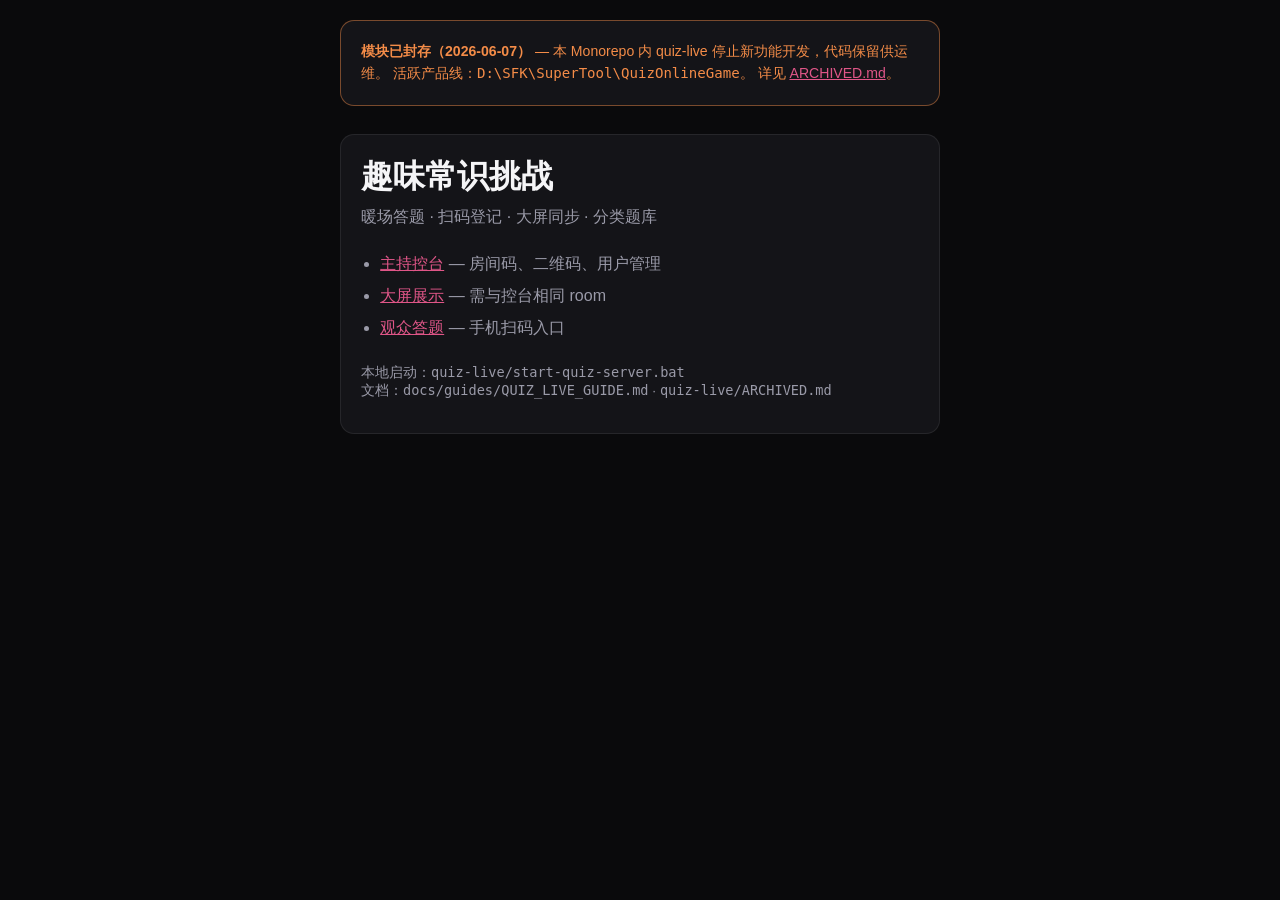
<file: quiz-live/index.html>
﻿<!DOCTYPE html>
<html lang="zh-CN">
<head>
    <meta charset="UTF-8">
    <meta name="viewport" content="width=device-width, initial-scale=1">
    <title>趣味常识挑战 · 入口（封存）</title>
    <link rel="icon" href="../assets/favicon.svg" type="image/svg+xml">
    <link rel="stylesheet" href="css/quiz-live.css">
</head>
<body>
    <div class="ql-main" style="max-width:640px;margin:0 auto;">
        <div class="ql-panel" style="margin-bottom:12px;border-color:rgba(244,140,72,0.45);">
            <p style="margin:0;font-size:0.88rem;line-height:1.55;color:var(--ql-warn);">
                <strong>模块已封存（2026-06-07）</strong> — 本 Monorepo 内 quiz-live 停止新功能开发，代码保留供运维。
                活跃产品线：<code>D:\SFK\SuperTool\QuizOnlineGame</code>。
                详见 <a href="ARCHIVED.md" style="color:var(--ql-accent-light);">ARCHIVED.md</a>。
            </p>
        </div>
        <div class="ql-panel">
            <h1 style="margin:0 0 8px;">趣味常识挑战</h1>
            <p style="margin:0 0 20px;color:var(--ql-muted);">
                暖场答题 · 扫码登记 · 大屏同步 · 分类题库
            </p>
            <ul style="line-height:2;padding-left:1.2em;color:var(--ql-muted);">
                <li><a href="admin.html" style="color:var(--ql-accent-light);">主持控台</a> — 房间码、二维码、用户管理</li>
                <li><a href="screen.html?room=DEMO" style="color:var(--ql-accent-light);">大屏展示</a> — 需与控台相同 room</li>
                <li><a href="answer.html?room=DEMO" style="color:var(--ql-accent-light);">观众答题</a> — 手机扫码入口</li>
            </ul>
            <p style="margin-top:20px;font-size:0.85rem;color:var(--ql-muted);">
                本地启动：<code>quiz-live/start-quiz-server.bat</code><br>
                文档：<code>docs/guides/QUIZ_LIVE_GUIDE.md</code> · <code>quiz-live/ARCHIVED.md</code>
            </p>
        </div>
    </div>
</body>
</html>
</file>
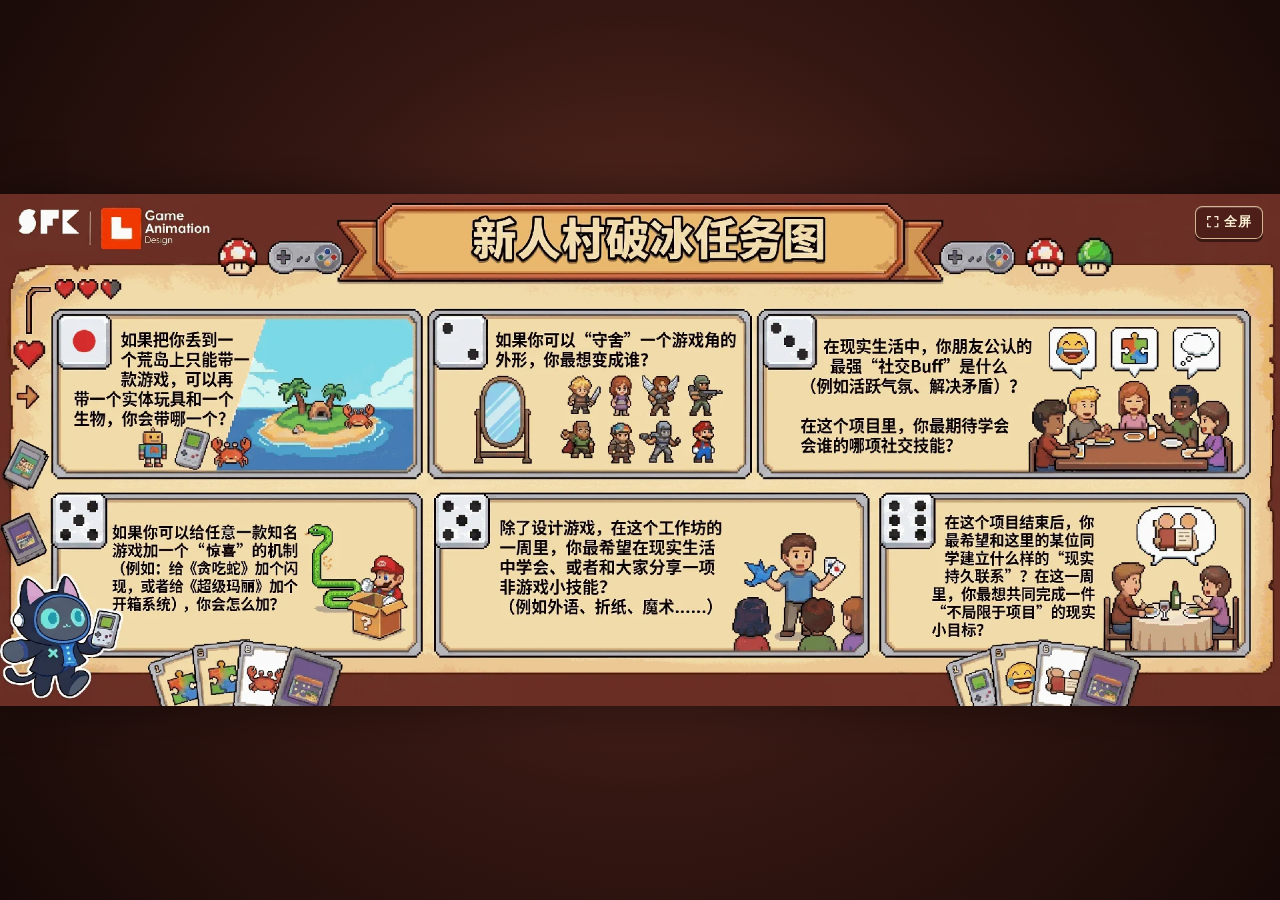
<file: summerschool/modules/ice-break/index.html>
<!doctype html>
<html lang="zh-CN">
  <head>
    <meta charset="UTF-8" />
    <meta name="viewport" content="width=device-width, initial-scale=1.0" />
    <title>新人村破冰任务图</title>
    <link rel="preload" as="image" href="./assets/dice/bg.webp" />
    <link rel="stylesheet" href="./css/styles.css" />
  </head>
  <body>
    <main class="viewport">
      <section id="stage" class="stage" aria-label="新人村破冰任务图">
        <img
          class="task-map"
          src="./assets/icebreaking.webp"
          alt="新人村破冰任务图，包含六项破冰交流任务"
          draggable="false"
        />

        <div id="diceLayer" class="dice-layer" aria-hidden="true" hidden>
          <div class="dice-spinner">
            <div class="dice-aura" aria-hidden="true"></div>
            <div class="dice-rotator">
              <img
                id="diceImage"
                class="dice-image"
                src="./assets/dice/Rectangle1.webp"
                alt="骰子结果：1"
                draggable="false"
              />
            </div>
          </div>
        </div>

        <button id="fullscreenButton" class="fullscreen-button" type="button">
          <svg class="fullscreen-icon" viewBox="0 0 24 24" aria-hidden="true">
            <path d="M8 3H3v5M16 3h5v5M8 21H3v-5M16 21h5v-5" />
          </svg>
          <span id="fullscreenLabel">全屏</span>
        </button>

        <p id="statusMessage" class="visually-hidden" aria-live="polite">
          骰子已隐藏
        </p>
      </section>
    </main>

    <script type="module" src="./js/app.js?v=2"></script>
    <script type="module" src="./js/embed-bridge.js"></script>
  </body>
</html>
</file>
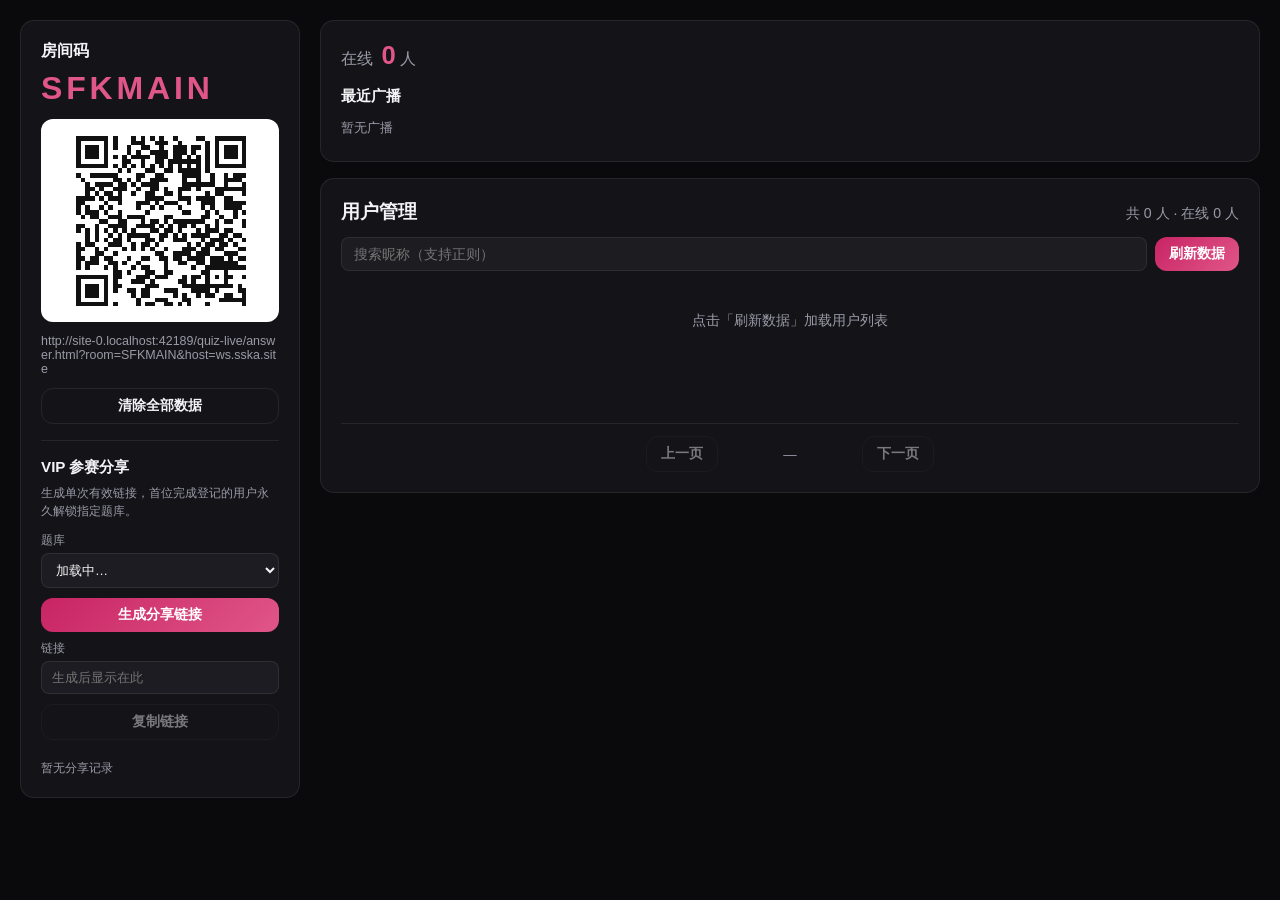
<file: quiz-live/admin.html>
<!DOCTYPE html>
<html lang="zh-CN">
<head>
    <meta charset="UTF-8">
    <meta name="viewport" content="width=device-width, initial-scale=1">
    <title>趣味常识挑战 · 主持控台</title>
    <link rel="icon" href="../assets/favicon.svg" type="image/svg+xml">
    <link rel="stylesheet" href="css/quiz-live.css?v=12">
</head>
<body>
    <div class="ql-admin-layout" data-quiz-admin>
        <aside class="ql-admin-sidebar">
            <div class="ql-panel">
                <h2 style="margin:0;font-size:1rem;">房间码</h2>
                <div class="ql-room-code" data-room-code>------</div>
                <div class="ql-qr-wrap"><canvas data-qr-canvas width="180" height="180" aria-label="观众扫码入口"></canvas></div>
                <p class="ql-qr-warn ql-hidden" data-qr-warn style="margin:8px 0 0;font-size:0.78rem;color:var(--ql-warn);"></p>
                <p style="margin:0;font-size:0.78rem;color:var(--ql-muted);word-break:break-all;" data-answer-url></p>

                <div class="ql-admin-actions">
                    <button type="button" class="ql-btn ql-btn--sm ql-btn--ghost" data-admin-action="clear_all_data">清除全部数据</button>
                </div>

                <div class="ql-admin-vip">
                    <h3 class="ql-admin-vip-title">VIP 参赛分享</h3>
                    <p class="ql-admin-vip-desc">生成单次有效链接，首位完成登记的用户永久解锁指定题库。</p>
                    <label class="ql-admin-vip-field">
                        <span>题库</span>
                        <select class="ql-input" data-vip-category>
                            <option value="">加载中…</option>
                        </select>
                    </label>
                    <button type="button" class="ql-btn ql-btn--sm" data-vip-generate>生成分享链接</button>
                    <label class="ql-admin-vip-field">
                        <span>链接</span>
                        <input type="text" class="ql-input" data-vip-link readonly placeholder="生成后显示在此">
                    </label>
                    <button type="button" class="ql-btn ql-btn--sm ql-btn--ghost" data-vip-copy disabled>复制链接</button>
                    <ul class="ql-admin-vip-list" data-vip-list>
                        <li class="ql-admin-vip-list-empty">暂无分享记录</li>
                    </ul>
                </div>
            </div>
        </aside>

        <main>
            <div class="ql-panel ql-admin-stats">
                <p class="ql-admin-online">在线 <strong data-online-count>0</strong> 人</p>
                <h3 style="margin:16px 0 8px;font-size:0.95rem;">最近广播</h3>
                <ul class="ql-admin-broadcasts" data-recent-broadcasts>
                    <li class="ql-admin-broadcasts-empty">暂无广播</li>
                </ul>
            </div>
            <div class="ql-panel">
                <div class="ql-admin-users" data-user-manager>
                    <div class="ql-admin-users-head">
                        <h3 style="margin:0;">用户管理</h3>
                        <p class="ql-admin-user-stats" data-user-stats>共 0 人 · 在线 0 人</p>
                    </div>
                    <div class="ql-admin-users-toolbar">
                        <input type="search" class="ql-input" data-user-search placeholder="搜索昵称（支持正则）" autocomplete="off">
                        <button type="button" class="ql-btn ql-btn--sm" data-fetch-users>刷新数据</button>
                    </div>
                    <div class="ql-admin-user-list" data-user-list>
                        <p class="ql-admin-users-empty">点击「刷新数据」加载用户列表</p>
                    </div>
                    <div class="ql-admin-pagination">
                        <button type="button" class="ql-btn ql-btn--sm ql-btn--ghost" data-page-prev disabled>上一页</button>
                        <span class="ql-admin-page-info" data-page-info>—</span>
                        <button type="button" class="ql-btn ql-btn--sm ql-btn--ghost" data-page-next disabled>下一页</button>
                    </div>
                </div>
            </div>
        </main>
    </div>

    <script src="../remoteNavigator/scripts/vendor/qrcode.min.js"></script>
    <script src="scripts/quiz-protocol.js"></script>
    <script src="scripts/quiz-ws-client.js"></script>
    <script src="scripts/quiz-admin.js"></script>
</body>
</html>
</file>
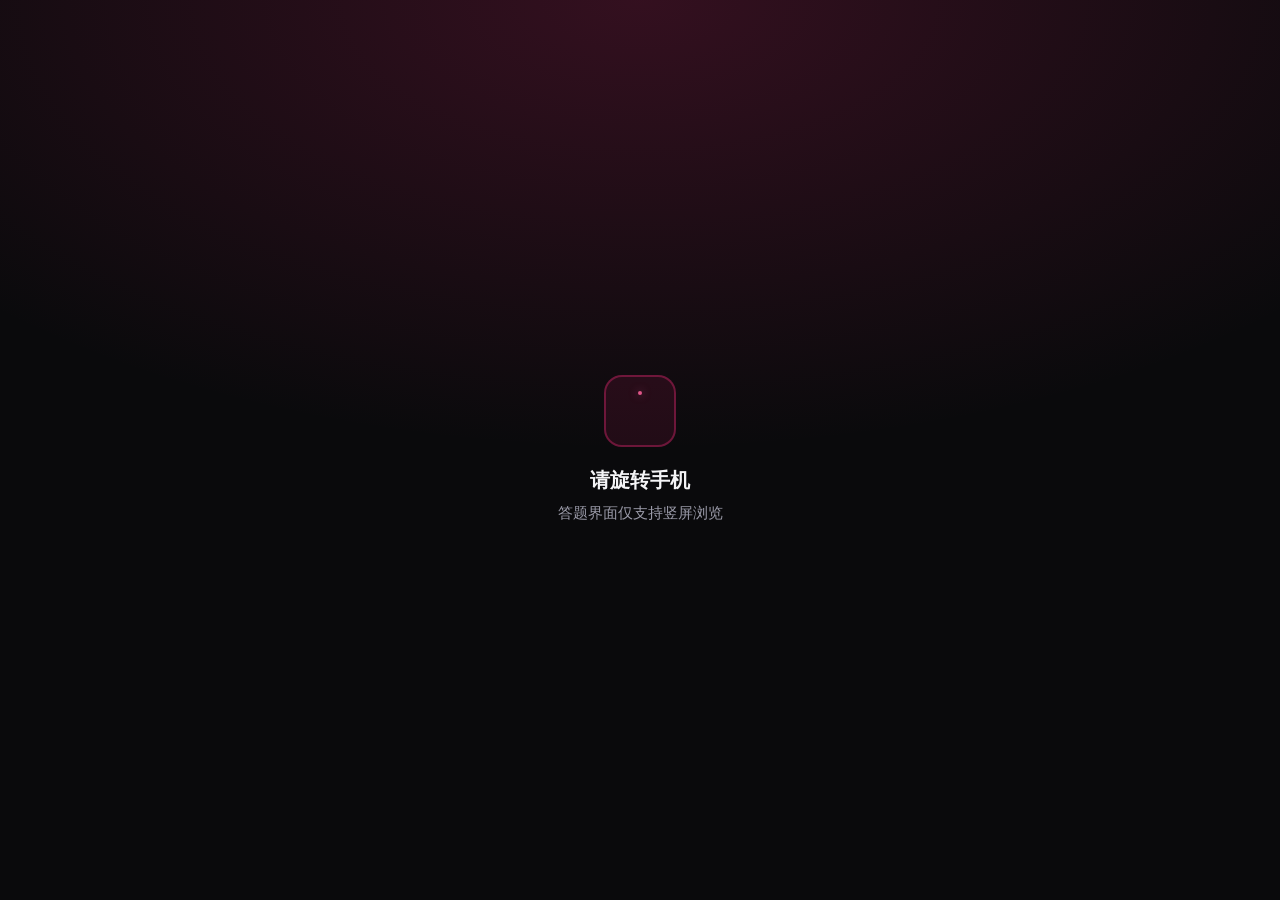
<file: quiz-live/answer.html>
<!DOCTYPE html>

<html lang="zh-CN" class="ql-answer-page">

<head>

    <meta charset="UTF-8">

    <meta name="viewport" content="width=device-width, initial-scale=1, viewport-fit=cover">

    <meta name="theme-color" content="#0a0a0c">

    <title>趣味常识挑战 · 答题</title>

    <link rel="icon" href="../assets/favicon.svg" type="image/svg+xml">

    <link rel="stylesheet" href="css/quiz-live.css?v=13">

</head>

<body>

    <div class="ql-orientation-lock ql-hidden" data-orientation-lock role="dialog" aria-modal="true" aria-label="请旋转至竖屏" aria-hidden="true">
        <div class="ql-orientation-lock-card">
            <div class="ql-orientation-lock-icon" aria-hidden="true"></div>
            <p class="ql-orientation-lock-title">请旋转手机</p>
            <p class="ql-orientation-lock-msg">答题界面仅支持竖屏浏览</p>
        </div>
    </div>

    <div class="ql-app" data-quiz-answer>

        <div class="ql-broadcast is-idle" data-broadcast>

            <span class="ql-broadcast-label">广播</span>

            <div class="ql-broadcast-viewport">

                <div class="ql-broadcast-idle-fx" aria-hidden="true">
                    <span class="ql-broadcast-echo"></span>
                    <span class="ql-broadcast-echo"></span>
                    <span class="ql-broadcast-echo"></span>
                </div>

                <span class="ql-broadcast-track ql-broadcast-idle" data-broadcast-track></span>

            </div>

        </div>

        <div class="ql-reconnect-banner ql-hidden" data-reconnect-banner role="status">连接已断开，正在重连…</div>

        <header class="ql-header">

            <div class="ql-user-bar">

                <span class="ql-badge" data-participant-id>未登记</span>

                <div class="ql-header-slot" data-quiz-title hidden></div>

                <span class="ql-conn-icon is-connecting" data-conn-icon role="status" aria-label="连接中">

                    <svg class="ql-conn-icon-svg" viewBox="0 0 20 16" width="14" height="11" aria-hidden="true">

                        <rect class="ql-conn-bar ql-conn-bar--1" x="1" y="11" width="3" height="4" rx="0.5"></rect>

                        <rect class="ql-conn-bar ql-conn-bar--2" x="6" y="8" width="3" height="7" rx="0.5"></rect>

                        <rect class="ql-conn-bar ql-conn-bar--3" x="11" y="5" width="3" height="10" rx="0.5"></rect>

                        <rect class="ql-conn-bar ql-conn-bar--4" x="16" y="2" width="3" height="13" rx="0.5"></rect>

                    </svg>

                </span>

            </div>

        </header>



        <main class="ql-main">

            <!-- 1 登记昵称 -->

            <section class="ql-panel" data-view="register">

                <h2 data-register-title style="margin:0 0 16px;font-size:1.1rem;">扫码加入 · 输入昵称</h2>

                <form data-register-form>

                    <div data-register-fields></div>

                    <button type="submit" class="ql-btn" data-register-submit>进入答题</button>

                    <button type="button" class="ql-btn ql-btn--ghost ql-hidden" data-continue-btn style="margin-top:10px;">以昵称继续</button>

                </form>

            </section>



            <!-- 2 选择类别 -->

            <div class="ql-category-screen ql-hidden" data-view="category">

                <section class="ql-panel ql-category-panel">

                    <h2 class="ql-category-heading">选择挑战类别</h2>

                    <div class="ql-category-grid" data-category-grid></div>

                </section>

                <button type="button" class="ql-btn ql-btn--ghost ql-category-leaderboard-btn" data-leaderboard-open>总排行榜</button>

            </div>



            <!-- 2a 挑战准备 -->

            <div class="ql-prepare-screen ql-hidden" data-view="prepare">

                <section class="ql-panel ql-prepare-panel">

                    <div class="ql-prepare-body">

                        <h2 class="ql-prepare-category" data-prepare-category></h2>

                        <p class="ql-prepare-msg">即将开始连续10题挑战，准备好了吗？</p>

                    </div>

                    <button type="button" class="ql-btn" data-prepare-start>开始挑战</button>

                </section>

                <div class="ql-prepare-footer">

                    <button type="button" class="ql-btn ql-btn--ghost ql-prepare-leaderboard-btn" data-category-leaderboard-open>排行榜</button>

                    <button type="button" class="ql-btn ql-btn--ghost" data-prepare-back>返回选题</button>

                </div>

            </div>



            <!-- 2b 排行榜 -->

            <div class="ql-leaderboard-screen ql-hidden" data-view="leaderboard">

                <section class="ql-panel ql-leaderboard-frame">

                    <h2 class="ql-leaderboard-heading" data-leaderboard-title>排行榜</h2>

                    <div class="ql-leaderboard-scroll">

                        <table class="ql-score-table ql-leaderboard-table">

                            <thead data-leaderboard-head>

                                <tr>

                                    <th>昵称</th>

                                    <th>得分</th>

                                    <th>当前连胜</th>

                                    <th>最高连胜</th>

                                    <th>状态</th>

                                </tr>

                            </thead>

                            <tbody data-leaderboard-body>

                                <tr><td colspan="5">加载中…</td></tr>

                            </tbody>

                        </table>

                    </div>

                </section>

                <button type="button" class="ql-btn ql-btn--ghost ql-leaderboard-back-btn" data-leaderboard-back>返回选题</button>

            </div>



            <!-- 3 答题 -->
            <section class="ql-panel ql-quiz-panel ql-hidden" data-view="quiz">
                <div class="ql-quiz-top">
                    <div class="ql-quiz-progress">
                        <div class="ql-quiz-progress-head">
                            <span class="ql-quiz-progress-label">答题进度</span>
                        </div>
                        <div class="ql-quiz-progress-bar">
                            <div class="ql-quiz-progress-markers" data-progress-markers aria-hidden="true"></div>
                            <div class="ql-quiz-progress-track">
                                <div class="ql-quiz-progress-fill" data-progress-fill style="width:0%"></div>
                            </div>
                        </div>
                    </div>
                    <p class="ql-question-text" data-question-text></p>
                    <div class="ql-feedback ql-hidden" data-feedback></div>
                </div>
                <div class="ql-quiz-bottom">
                    <div class="ql-options" data-options></div>
                    <button type="button" class="ql-btn" data-confirm-btn disabled>确定</button>
                    <button type="button" class="ql-btn ql-btn--ghost ql-hidden" data-next-btn>下一题</button>
                </div>
            </section>

        </main>

        <button type="button" class="ql-float-back ql-hidden" data-float-back aria-label="返回重选题目">返回</button>

        <div class="ql-bank-loading ql-hidden" data-bank-loading aria-hidden="true" role="dialog" aria-label="题库加载中" aria-modal="true">
            <div class="ql-bank-loading-card">
                <div class="ql-bank-loading-spinner" aria-hidden="true"></div>
                <p class="ql-bank-loading-title">正在加载题库…</p>
                <div class="ql-bank-loading-track">
                    <div class="ql-bank-loading-fill" data-bank-loading-fill style="width:0%"></div>
                </div>
                <p class="ql-bank-loading-pct" data-bank-loading-pct>0%</p>
            </div>
        </div>

        <div class="ql-round-summary ql-hidden" data-round-summary aria-hidden="true" role="dialog" aria-label="本轮成绩" aria-modal="true">
            <div class="ql-round-summary-card">
                <h2 class="ql-round-summary-title">本轮成绩</h2>
                <p class="ql-round-summary-main" data-round-summary-score>回答正确 0/10</p>
                <ul class="ql-round-summary-stats">
                    <li>累计正确答题 <strong data-round-total-correct>0</strong> 题</li>
                    <li>本次获得经验 <strong data-round-exp-gained>+0</strong></li>
                    <li>总经验值 <strong data-round-total-exp>0</strong></li>
                </ul>
                <p class="ql-round-summary-accuracy" data-round-category-accuracy></p>
                <button type="button" class="ql-btn ql-round-summary-confirm" data-round-summary-close>确定</button>
            </div>
        </div>

        <div class="ql-internal-notice ql-hidden" data-internal-notice aria-hidden="true" role="dialog" aria-label="版本提示" aria-modal="true">
            <div class="ql-internal-notice-card">
                <h2 class="ql-internal-notice-title">版本提示</h2>
                <p class="ql-internal-notice-msg">内部交流版本，想体验最新版请联系开发者</p>
                <button type="button" class="ql-btn" data-internal-notice-close>知道了</button>
            </div>
        </div>

        <div class="ql-toast ql-hidden" data-toast role="status" aria-live="polite"></div>

    </div>



    <script src="scripts/quiz-answer-portrait.js?v=1"></script>
    <script src="scripts/quiz-protocol.js"></script>

    <script src="scripts/quiz-register-config.js"></script>

    <script src="scripts/quiz-broadcast.js?v=3"></script>

    <script src="scripts/quiz-ws-client.js"></script>

    <script src="scripts/quiz-answer-questions.js?v=1"></script>
    <script src="scripts/quiz-answer-ws.js?v=8"></script>
    <script src="scripts/quiz-answer-ui.js?v=14"></script>
    <script src="scripts/quiz-answer.js?v=8"></script>

</body>

</html>
</file>
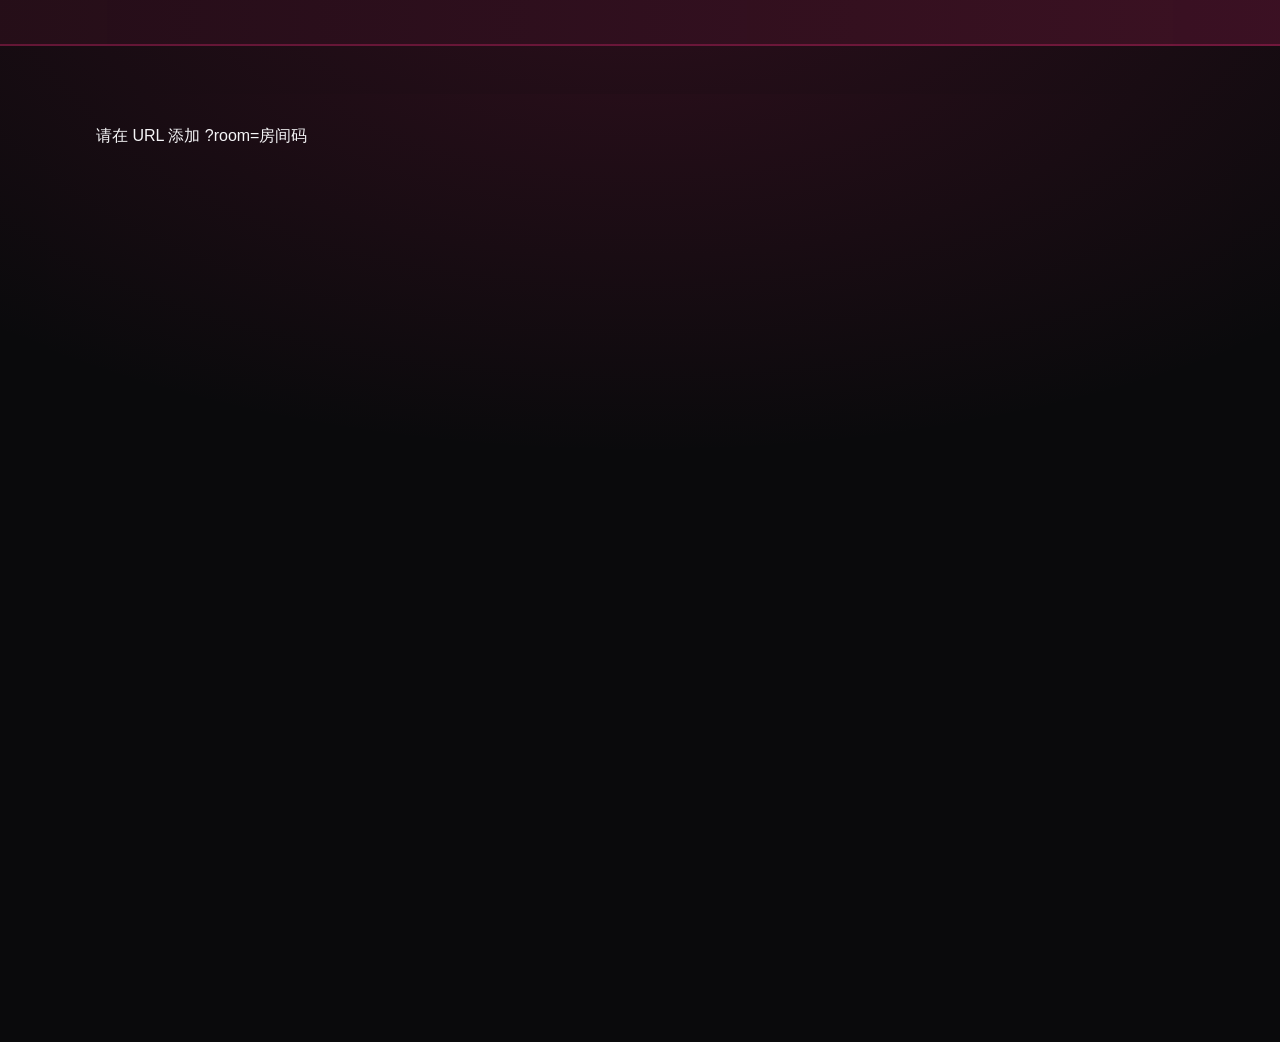
<file: quiz-live/screen.html>
<!DOCTYPE html>

<html lang="zh-CN">

<head>

    <meta charset="UTF-8">

    <meta name="viewport" content="width=device-width, initial-scale=1">

    <title>趣味常识挑战 · 大屏</title>

    <link rel="icon" href="../assets/favicon.svg" type="image/svg+xml">

    <link rel="stylesheet" href="css/quiz-live.css">

</head>

<body>

    <div class="ql-broadcast is-idle" data-broadcast>

        <span class="ql-broadcast-label">广播</span>

        <div class="ql-broadcast-viewport">

            <div class="ql-broadcast-idle-fx" aria-hidden="true">
                <span class="ql-broadcast-echo"></span>
                <span class="ql-broadcast-echo"></span>
                <span class="ql-broadcast-echo"></span>
            </div>

            <span class="ql-broadcast-track ql-broadcast-idle" data-broadcast-track></span>

        </div>

    </div>



    <div class="ql-screen" data-quiz-screen>

        <h1 class="ql-screen-title" data-screen-title>趣味常识挑战</h1>

        <p class="ql-screen-sub" data-screen-sub>扫码自选类别 · 累计胜利触发全场广播</p>



        <div class="ql-screen-grid" style="margin-top:24px;">

            <div class="ql-panel">

                <h3 style="margin:0 0 8px;">在线人数</h3>

                <div class="ql-counter" data-online-counter>0 / 0</div>

            </div>



            <div class="ql-panel">

                <h3 style="margin:0 0 8px;">实时排行榜</h3>

                <table class="ql-score-table">

                    <thead>

                        <tr>

                            <th>昵称</th>

                            <th>得分</th>

                            <th>当前连胜</th>

                            <th>最高连胜</th>

                        </tr>

                    </thead>

                    <tbody data-leaderboard-body>

                        <tr><td colspan="4">等待观众加入…</td></tr>

                    </tbody>

                </table>

            </div>

        </div>

    </div>



    <script src="scripts/quiz-protocol.js"></script>

    <script src="scripts/quiz-broadcast.js?v=3"></script>

    <script src="scripts/quiz-ws-client.js"></script>

    <script src="scripts/quiz-screen.js"></script>

</body>

</html>
</file>
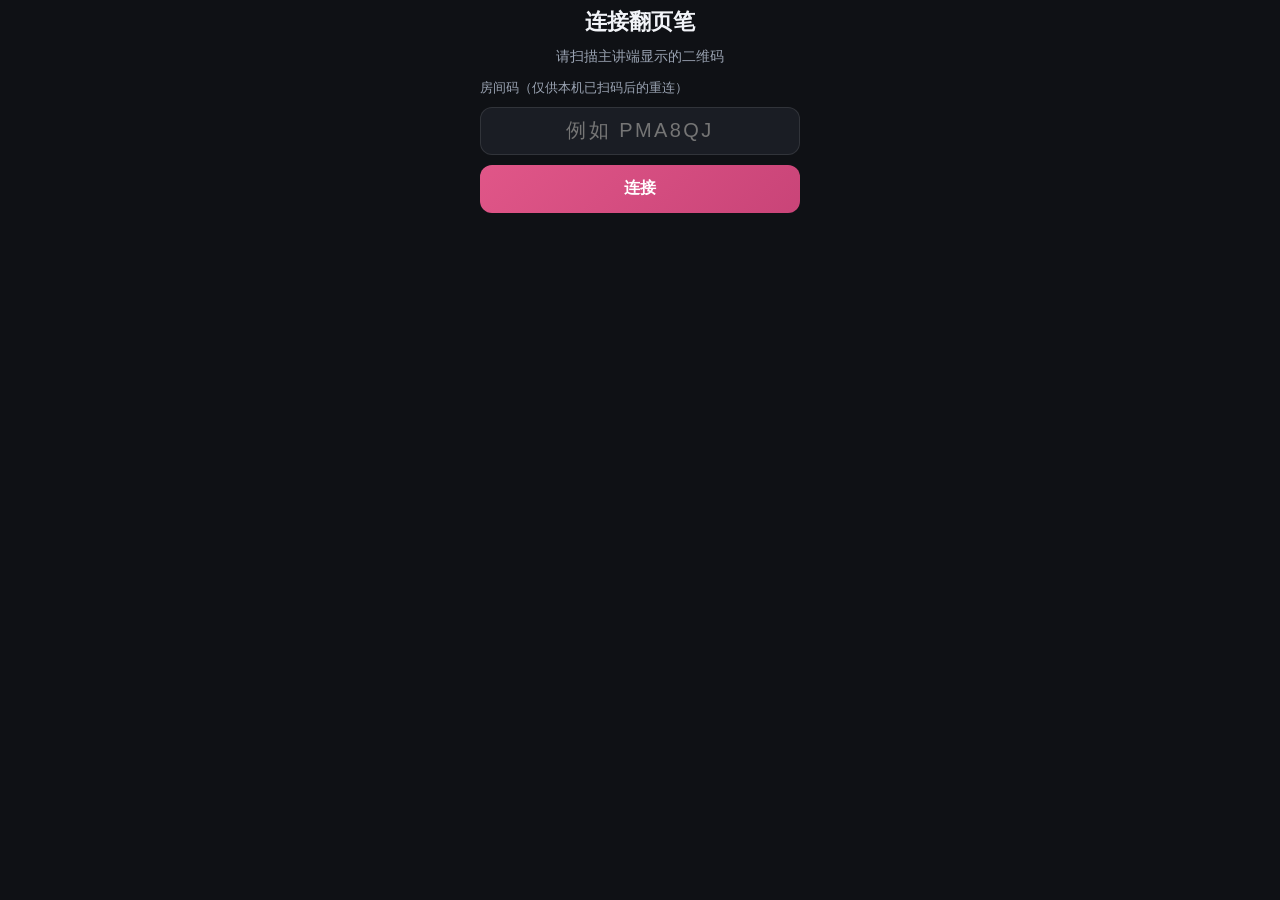
<file: remoteNavigator/remote.html>
<!DOCTYPE html>

<html lang="zh-CN">

<head>

    <meta charset="utf-8">

    <script>

    (function () {

        var path = window.location.pathname || '';

        var match = path.match(/(?:^|\/)r\/([A-Za-z0-9]{4,8})\/?$/i);

        if (match) window.__REMOTE_ROOM = match[1].toUpperCase();

        try {

            if (!window.__REMOTE_ROOM) {

                var saved = sessionStorage.getItem('deckRemoteRoom');

                if (saved) window.__REMOTE_ROOM = saved.toUpperCase();

            }

        } catch (e) { /* ignore */ }

    })();

    </script>

    <meta name="viewport" content="width=device-width, initial-scale=1.0, viewport-fit=cover, user-scalable=no">

    <meta name="referrer" content="no-referrer">

    <meta name="apple-mobile-web-app-capable" content="yes">

    <meta name="mobile-web-app-capable" content="yes">

    <title>翻页笔</title>

    <link rel="stylesheet" href="remote.css?v=10">

</head>

<body>

    <div id="room-prompt" class="room-prompt" hidden>

        <h1>连接翻页笔</h1>

        <p id="room-hint">请从主讲端扫码；安全连接需要二维码中的会话令牌</p>

        <form id="room-form" class="room-form">

            <label class="room-form-label" for="room-input">房间码（仅供本机已扫码后的重连）</label>

            <input id="room-input" class="room-input" type="text" inputmode="text" autocapitalize="characters"

                autocomplete="off" maxlength="8" placeholder="例如 PMA8QJ">

            <button id="room-connect" type="submit" class="room-connect-btn">连接</button>

        </form>

    </div>



    <main id="remote-main" class="remote-main" hidden>

        <header class="remote-header">

            <p id="remote-deck-title" class="remote-deck-title">—</p>

            <p id="remote-position" class="remote-position">—</p>

            <p id="remote-slide-title" class="remote-slide-title">等待同步…</p>

            <p id="connection-status" class="connection-status" data-kind="pending">连接中…</p>

            <p class="room-label">房间 <span id="room-label">—</span></p>

        </header>



        <div class="remote-nav">

            <button type="button" id="btn-prev" class="nav-btn nav-btn-prev">上一页</button>

            <button type="button" id="btn-next" class="nav-btn nav-btn-next">下一页</button>

        </div>

        <section id="dice-section" class="dice-section" hidden>

            <p class="dice-heading">Ice Break · 投骰子</p>

            <div class="dice-controls">

                <button type="button" id="btn-dice-visibility" class="dice-btn dice-btn-secondary">显示骰子</button>

                <button type="button" id="btn-dice-roll" class="dice-btn dice-btn-primary" disabled>开始投掷</button>

            </div>

        </section>

        <section id="timer-section" class="timer-section" hidden>

            <p class="timer-heading">Playtest · 倒计时</p>

            <div class="timer-display" id="timer-display">10:00</div>

            <div class="timer-controls">

                <button type="button" id="btn-timer-visibility" class="timer-btn timer-btn-secondary">显示计时器</button>

                <button type="button" id="btn-timer-reset" class="timer-btn timer-btn-secondary" disabled>重置</button>

                <button type="button" id="btn-timer-cycle" class="timer-btn timer-btn-secondary" disabled>切换时长</button>

                <button type="button" id="btn-timer-start" class="timer-btn timer-btn-primary" disabled>开始</button>

            </div>

        </section>



        <section id="focus-section" class="focus-section">

            <p id="remote-focus-label" class="remote-focus-label">本页无互动焦点</p>

            <div class="focus-pad" id="focus-pad">

                <button type="button" class="focus-btn focus-btn-up" data-focus-dir="up" aria-label="焦点上移">↑</button>

                <div class="focus-pad-mid">

                    <button type="button" class="focus-btn focus-btn-left" data-focus-dir="left" aria-label="焦点左移">←</button>

                    <button type="button" id="btn-focus-confirm" class="focus-btn focus-btn-confirm" aria-label="确认">✓</button>

                    <button type="button" class="focus-btn focus-btn-right" data-focus-dir="right" aria-label="焦点右移">→</button>

                </div>

                <button type="button" class="focus-btn focus-btn-down" data-focus-dir="down" aria-label="焦点下移">↓</button>

            </div>

            <button type="button" id="btn-focus-mode" class="focus-mode-toggle" aria-pressed="false">互动模式 · 关</button>

        </section>



        <section class="chapter-section">

            <h2 class="chapter-heading">章节跳转</h2>

            <div id="chapter-list" class="chapter-list"></div>

        </section>

    </main>



    <script src="remote-config.js?v=2"></script>

    <script src="scripts/protocol.js?v=7"></script>

    <script src="scripts/ws-client.js?v=6"></script>

    <script src="scripts/remote-ui.js?v=9"></script>

</body>

</html>
</file>
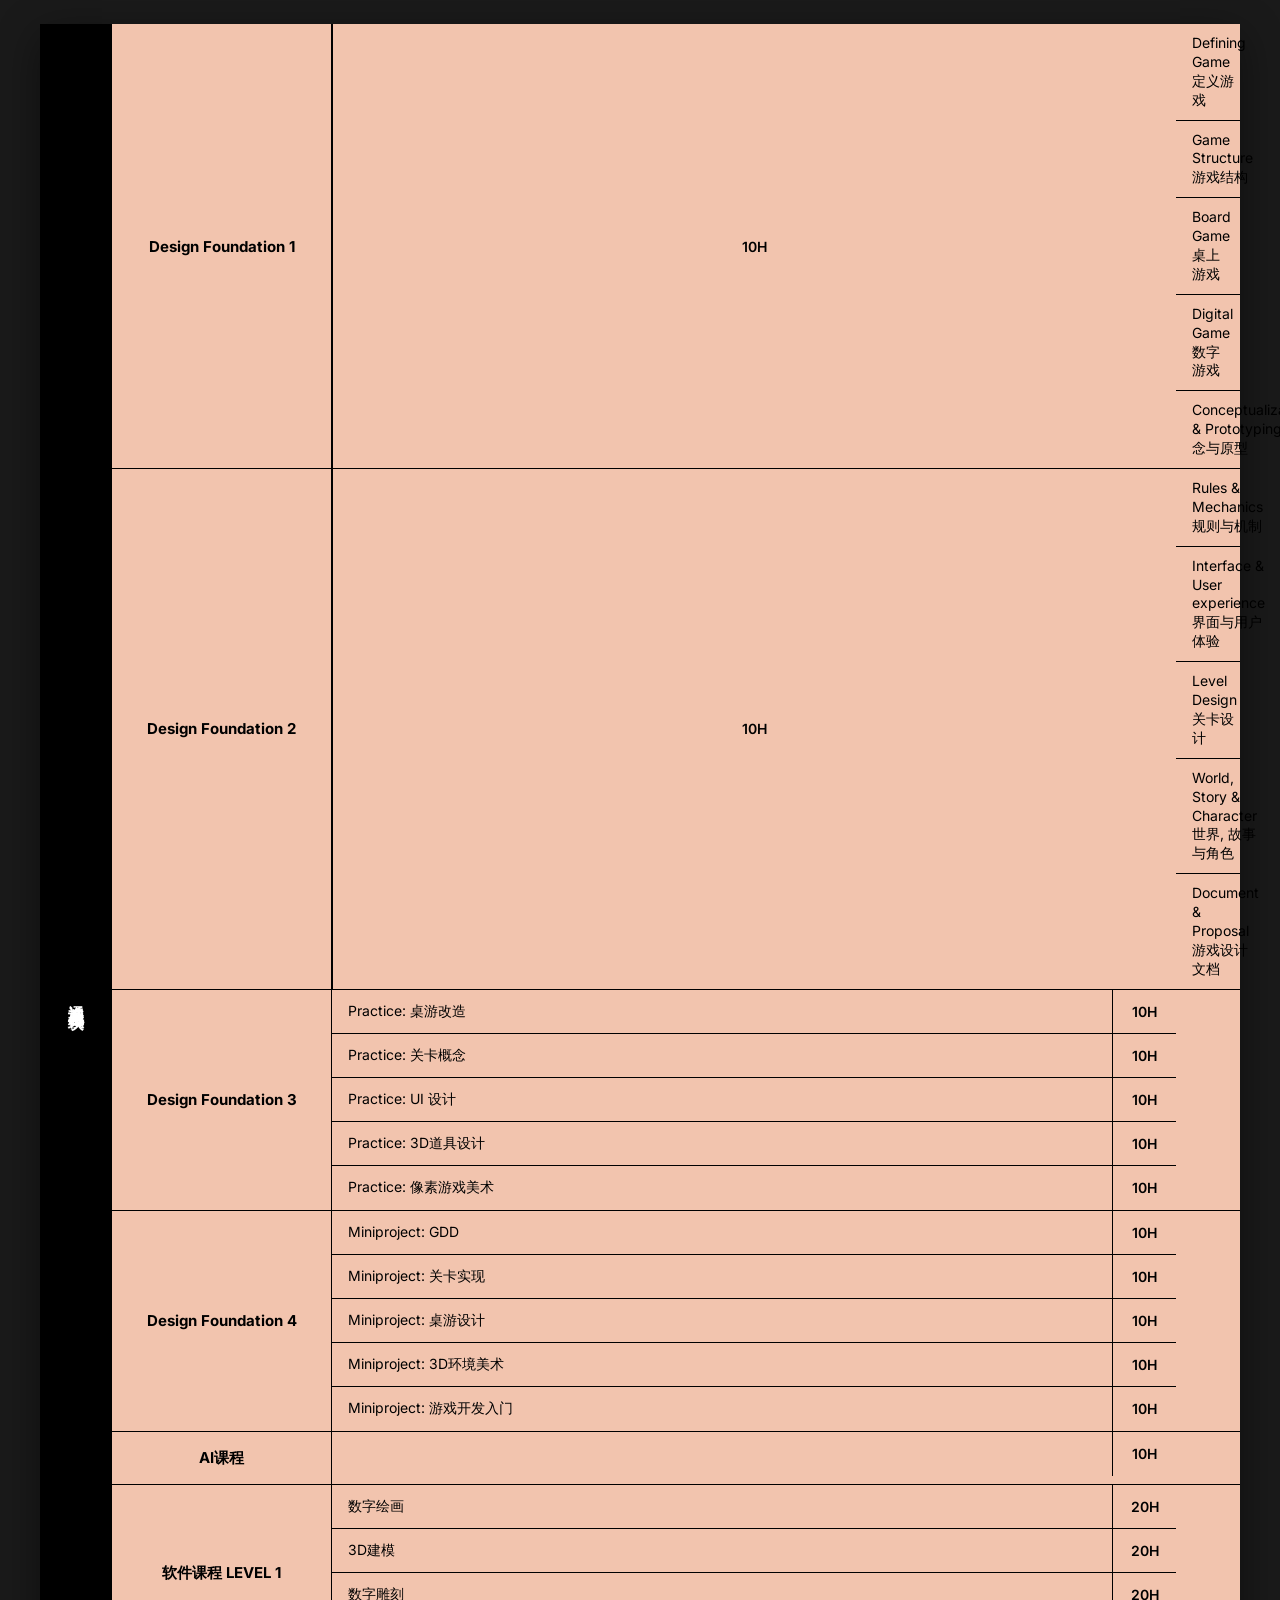
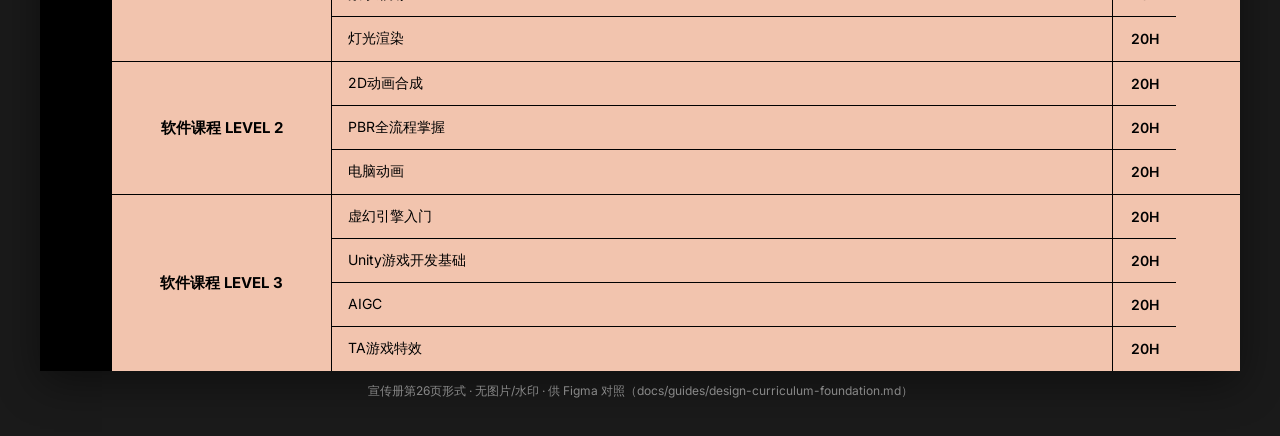
<file: tools/design/curriculum-foundation-preview.html>
﻿<!DOCTYPE html>
<html lang="zh-CN">
<head>
  <meta charset="UTF-8">
  <meta name="viewport" content="width=device-width, initial-scale=1">
  <title>通识基础模块 · 课程表（第26页形式预览）</title>
  <link rel="preconnect" href="https://fonts.googleapis.com">
  <link rel="preconnect" href="https://fonts.gstatic.com" crossorigin>
  <link href="https://fonts.googleapis.com/css2?family=Inter:wght@400;600;700&display=swap" rel="stylesheet">
  <style>
    :root {
      --curriculum-sidebar-bg: #000000;
      --curriculum-sidebar-text: #ffffff;
      --curriculum-content-bg: #f2c4ae;
      --curriculum-content-text: #000000;
      --curriculum-divider: #000000;
      --curriculum-module-col: 220px;
      --curriculum-hours-col: 64px;
      --curriculum-sidebar-col: 72px;
      --curriculum-font: 'Inter', 'PingFang SC', 'Microsoft YaHei', sans-serif;
    }

    * { box-sizing: border-box; }

    body {
      margin: 0;
      min-height: 100vh;
      display: flex;
      align-items: center;
      justify-content: center;
      background: #1a1a1a;
      font-family: var(--curriculum-font);
      padding: 24px;
    }

    .curriculum-canvas {
      width: 1200px;
      max-width: 100%;
      background: var(--curriculum-content-bg);
      box-shadow: 0 12px 40px rgba(0, 0, 0, 0.45);
    }

    .curriculum-matrix {
      display: grid;
      grid-template-columns: var(--curriculum-sidebar-col) 1fr;
      min-height: 820px;
    }

    .curriculum-sidebar {
      background: var(--curriculum-sidebar-bg);
      color: var(--curriculum-sidebar-text);
      display: flex;
      align-items: center;
      justify-content: center;
      padding: 16px 8px;
      font-size: 16px;
      font-weight: 600;
      letter-spacing: 0.12em;
      writing-mode: vertical-rl;
      text-orientation: mixed;
    }

    .curriculum-body {
      display: flex;
      flex-direction: column;
    }

    .curriculum-block {
      display: grid;
      grid-template-columns: var(--curriculum-module-col) 1fr var(--curriculum-hours-col);
      border-bottom: 1px solid var(--curriculum-divider);
    }

    .curriculum-block:last-child {
      border-bottom: none;
    }

    .curriculum-module {
      display: flex;
      align-items: center;
      justify-content: center;
      text-align: center;
      padding: 12px 10px;
      font-size: 15px;
      font-weight: 700;
      color: var(--curriculum-content-text);
      border-right: 1px solid var(--curriculum-divider);
    }

    .curriculum-topics {
      display: flex;
      flex-direction: column;
    }

    .curriculum-row {
      display: grid;
      grid-template-columns: 1fr var(--curriculum-hours-col);
      border-bottom: 1px solid var(--curriculum-divider);
      min-height: 44px;
    }

    .curriculum-row:last-child {
      border-bottom: none;
    }

    .curriculum-topic {
      display: flex;
      align-items: center;
      padding: 10px 16px;
      font-size: 14px;
      font-weight: 400;
      color: var(--curriculum-content-text);
      line-height: 1.35;
    }

    .curriculum-hours {
      display: flex;
      align-items: center;
      justify-content: center;
      font-size: 14px;
      font-weight: 600;
      color: var(--curriculum-content-text);
      border-left: 1px solid var(--curriculum-divider);
    }

    .curriculum-block--section-hours .curriculum-module {
      grid-row: 1 / -1;
    }

    .curriculum-block--section-hours .curriculum-hours--block {
      grid-row: 1 / -1;
      border-left: 1px solid var(--curriculum-divider);
    }

    .curriculum-block--section-hours .curriculum-topics .curriculum-row {
      grid-template-columns: 1fr;
    }

    .curriculum-block--section-hours .curriculum-topics .curriculum-row .curriculum-hours {
      display: none;
    }

    .curriculum-block--single-row .curriculum-topics {
      min-height: 52px;
    }

    .curriculum-block--single-row .curriculum-topic {
      font-weight: 600;
    }

    .curriculum-caption {
      margin-top: 12px;
      font-size: 12px;
      color: #888;
      text-align: center;
      max-width: 1200px;
    }
  </style>
</head>
<body>
  <div>
    <div class="curriculum-canvas" role="img" aria-label="通识基础模块课程表">
      <div class="curriculum-matrix">
        <aside class="curriculum-sidebar">通识基础模块</aside>
        <div class="curriculum-body" id="curriculum-body"></div>
      </div>
    </div>
    <p class="curriculum-caption">宣传册第26页形式 · 无图片/水印 · 供 Figma 对照（docs/guides/design-curriculum-foundation.md）</p>
  </div>
  <script>
    const BLOCKS = [
      {
        module: 'Design Foundation 1',
        hoursMode: 'section',
        hours: '10H',
        topics: [
          'Defining Game 定义游戏',
          'Game Structure 游戏结构',
          'Board Game 桌上游戏',
          'Digital Game 数字游戏',
          'Conceptualization & Prototyping 概念与原型'
        ]
      },
      {
        module: 'Design Foundation 2',
        hoursMode: 'section',
        hours: '10H',
        topics: [
          'Rules & Mechanics 规则与机制',
          'Interface & User experience 界面与用户体验',
          'Level Design 关卡设计',
          'World, Story & Character 世界, 故事与角色',
          'Document & Proposal 游戏设计文档'
        ]
      },
      {
        module: 'Design Foundation 3',
        hoursMode: 'row',
        hours: '10H',
        topics: [
          'Practice: 桌游改造',
          'Practice: 关卡概念',
          'Practice: UI 设计',
          'Practice: 3D道具设计',
          'Practice: 像素游戏美术'
        ]
      },
      {
        module: 'Design Foundation 4',
        hoursMode: 'row',
        hours: '10H',
        topics: [
          'Miniproject: GDD',
          'Miniproject: 关卡实现',
          'Miniproject: 桌游设计',
          'Miniproject: 3D环境美术',
          'Miniproject: 游戏开发入门'
        ]
      },
      {
        module: 'AI课程',
        hoursMode: 'row',
        hours: '10H',
        topics: ['\u00a0'],
        single: true
      },
      {
        module: '软件课程 LEVEL 1',
        hoursMode: 'row',
        hours: '20H',
        topics: ['数字绘画', '3D建模', '数字雕刻', '灯光渲染']
      },
      {
        module: '软件课程 LEVEL 2',
        hoursMode: 'row',
        hours: '20H',
        topics: ['2D动画合成', 'PBR全流程掌握', '电脑动画']
      },
      {
        module: '软件课程 LEVEL 3',
        hoursMode: 'row',
        hours: '20H',
        topics: ['虚幻引擎入门', 'Unity游戏开发基础', 'AIGC', 'TA游戏特效']
      }
    ];

    const body = document.getElementById('curriculum-body');

    BLOCKS.forEach((block) => {
      const section = document.createElement('section');
      const isSectionHours = block.hoursMode === 'section';
      section.className = 'curriculum-block' + (isSectionHours ? ' curriculum-block--section-hours' : '') + (block.single ? ' curriculum-block--single-row' : '');

      const mod = document.createElement('div');
      mod.className = 'curriculum-module';
      mod.textContent = block.module;
      section.appendChild(mod);

      const topics = document.createElement('div');
      topics.className = 'curriculum-topics';

      if (block.single) {
        block.topics.forEach((text) => {
          const row = document.createElement('div');
          row.className = 'curriculum-row';
          const topic = document.createElement('div');
          topic.className = 'curriculum-topic';
          topic.textContent = text;
          row.appendChild(topic);
          const h = document.createElement('div');
          h.className = 'curriculum-hours';
          h.textContent = block.hours;
          row.appendChild(h);
          topics.appendChild(row);
        });
      } else {
        block.topics.forEach((text) => {
          const row = document.createElement('div');
          row.className = 'curriculum-row';
          const topic = document.createElement('div');
          topic.className = 'curriculum-topic';
          topic.textContent = text;
          row.appendChild(topic);
          if (!isSectionHours) {
            const h = document.createElement('div');
            h.className = 'curriculum-hours';
            h.textContent = block.hours;
            row.appendChild(h);
          }
          topics.appendChild(row);
        });
      }

      section.appendChild(topics);

      if (isSectionHours) {
        const hBlock = document.createElement('div');
        hBlock.className = 'curriculum-hours curriculum-hours--block';
        hBlock.textContent = block.hours;
        section.appendChild(hBlock);
      }

      body.appendChild(section);
    });
  </script>
</body>
</html>
</file>
<file: quiz-live/css/quiz-live.css>
/* quiz-live site CSS hub — edit styles/style-guide/11-quiz-live.css */
@import url("../../styles/style-guide/11-quiz-live.css");
</file>
<file: summerschool/modules/ice-break/css/styles.css>
:root {
  color-scheme: dark;
  font-family: "Microsoft YaHei", "PingFang SC", sans-serif;
  background: #25100d;
}

* {
  box-sizing: border-box;
}

html,
body {
  width: 100%;
  height: 100%;
  margin: 0;
  overflow: hidden;
}

body {
  background:
    radial-gradient(circle at 50% 45%, #663126 0, #351712 48%, #160907 100%);
}

button {
  font: inherit;
}

.viewport {
  display: grid;
  width: 100vw;
  height: 100vh;
  place-items: center;
}

/* Fixed 3000 × 1200 design canvas, scaled proportionally to the viewport. */
.stage {
  position: relative;
  width: min(100vw, 250vh);
  height: min(100vh, 40vw);
  overflow: hidden;
  background: #6f3025;
  box-shadow: 0 0 5vh rgb(0 0 0 / 45%);
  isolation: isolate;
}

.task-map {
  position: absolute;
  inset: 0;
  z-index: 0;
  width: 100%;
  height: 100%;
  object-fit: cover;
  user-select: none;
}

.dice-layer {
  position: absolute;
  z-index: 2;
  top: 50%;
  left: 50%;
  display: grid;
  width: 18%;
  aspect-ratio: 1;
  place-items: center;
  transform: translate(-50%, -50%);
  pointer-events: none;
}

.dice-spinner {
  position: relative;
  display: grid;
  width: 100%;
  height: 100%;
  place-items: center;
  transform-origin: center;
}

.dice-spinner::before,
.dice-spinner::after {
  position: absolute;
  content: "";
  opacity: 0;
  pointer-events: none;
}

.dice-spinner::before {
  z-index: 4;
  inset: -14%;
  border: max(3px, 0.17vw) solid #00f0ff;
  border-radius: 14%;
  outline: max(2px, 0.11vw) solid #ff007f;
  outline-offset: 0.7vw;
  box-shadow:
    0 0 1.15vw #00f0ff,
    0 0 2vw rgb(0 240 255 / 74%),
    inset 0 0 1.15vw #ff007f;
}

.dice-spinner::after {
  z-index: 1;
  inset: -42%;
  background: repeating-conic-gradient(
    from 4deg,
    transparent 0 12deg,
    rgb(0 240 255 / 78%) 14deg,
    transparent 16deg 30deg
  );
  filter: drop-shadow(0 0 0.7vw #ff007f);
  mask: radial-gradient(circle, transparent 0 30%, #000 45% 70%, transparent 82%);
}

.dice-layer[hidden] {
  display: none;
}

.dice-aura {
  position: absolute;
  z-index: 0;
  width: 112%;
  height: 112%;
  overflow: hidden;
  border: max(2px, 0.1vw) solid rgb(0 240 255 / 78%);
  border-radius: 12%;
  background: rgb(3 9 18 / 82%);
  box-shadow:
    0 2.2vw 3vw rgb(20 4 2 / 52%),
    0 0 1.4vw rgb(0 240 255 / 42%),
    0 0 0.5vw rgb(255 0 127 / 42%),
    inset 0 0 1.2vw rgb(0 0 0 / 68%);
  backdrop-filter: blur(0.18vw);
  transform: rotate(3deg);
}

.dice-aura::before,
.dice-aura::after {
  position: absolute;
  inset: 0;
  content: "";
}

.dice-aura::before {
  z-index: 0;
  background: url("../assets/dice/bg.webp") center / cover no-repeat;
  opacity: 0.34;
  transform: scale(1.04);
}

.dice-aura::after {
  z-index: 1;
  background:
    radial-gradient(circle, transparent 0 34%, rgb(2 6 14 / 38%) 57%, rgb(2 5 12 / 86%) 100%),
    linear-gradient(135deg, rgb(0 240 255 / 10%), transparent 44%, rgb(255 0 127 / 12%));
}

.dice-rotator {
  position: relative;
  z-index: 2;
  display: grid;
  width: 100%;
  height: 100%;
  place-items: center;
  transform-origin: center;
}

.dice-image {
  position: relative;
  display: block;
  width: 100%;
  height: 100%;
  object-fit: contain;
  filter: drop-shadow(0 1.1vw 0.8vw rgb(22 4 2 / 52%));
  transform: scale(0.94);
  user-select: none;
}

.dice-layer.is-rolling .dice-aura {
  animation: aura-pulse 420ms ease-in-out infinite alternate;
}

.dice-layer.is-rolling .dice-image {
  animation: dice-jitter 110ms steps(2, end) infinite;
}

.dice-layer.is-rolling .dice-rotator,
.dice-layer.has-result .dice-rotator {
  animation: dice-turn 6s linear infinite;
}

.dice-layer.is-settled .dice-spinner::before {
  animation: result-ring 920ms cubic-bezier(0.16, 1, 0.3, 1) both;
}

.dice-layer.is-settled .dice-spinner::after {
  animation: result-burst 860ms ease-out both;
}

.dice-layer.is-settled .dice-aura {
  animation: result-panel-lock 880ms cubic-bezier(0.16, 1, 0.3, 1) both;
}

.dice-layer.has-result .dice-image {
  transform: scale(1.16);
}

.dice-layer.is-settled .dice-image {
  transform: scale(1.16);
  animation: result-lock 900ms cubic-bezier(0.16, 1, 0.3, 1) both;
}

.fullscreen-button {
  position: absolute;
  z-index: 3;
  top: 2.3%;
  right: 1.35%;
  display: inline-flex;
  align-items: center;
  gap: 0.34em;
  min-width: 4.8em;
  padding: 0.48em 0.72em;
  border: max(1px, 0.05vw) solid rgb(255 231 184 / 76%);
  border-radius: 0.55em;
  color: #fff3d7;
  background: rgb(72 28 22 / 82%);
  box-shadow:
    0 0.24em 0 rgb(35 12 9 / 68%),
    inset 0 0.08em 0 rgb(255 255 255 / 18%);
  font-size: clamp(12px, 1.05vw, 32px);
  font-weight: 800;
  letter-spacing: 0.08em;
  cursor: pointer;
  backdrop-filter: blur(8px);
  transition:
    transform 140ms ease,
    background-color 140ms ease,
    box-shadow 140ms ease;
}

.fullscreen-button:hover {
  background: rgb(105 42 31 / 94%);
  box-shadow:
    0 0.28em 0 rgb(35 12 9 / 72%),
    0 0 0.6em rgb(255 205 125 / 26%);
  transform: translateY(-0.06em);
}

.fullscreen-button:active {
  box-shadow: 0 0.1em 0 rgb(35 12 9 / 72%);
  transform: translateY(0.1em);
}

.fullscreen-button:focus-visible {
  outline: 0.14em solid #fff7ce;
  outline-offset: 0.14em;
}

.fullscreen-button:disabled {
  opacity: 0.48;
  cursor: not-allowed;
}

.fullscreen-icon {
  width: 1em;
  height: 1em;
  fill: none;
  stroke: currentColor;
  stroke-linecap: square;
  stroke-linejoin: miter;
  stroke-width: 2.2;
}

.visually-hidden {
  position: absolute;
  width: 1px;
  height: 1px;
  padding: 0;
  margin: -1px;
  overflow: hidden;
  clip: rect(0, 0, 0, 0);
  white-space: nowrap;
  border: 0;
}

@keyframes dice-jitter {
  0% {
    transform: translate(-1.8%, 1.2%) rotate(-1.5deg) scale(0.94);
  }
  50% {
    transform: translate(1.4%, -1.6%) rotate(1.8deg) scale(0.98);
  }
  100% {
    transform: translate(-0.8%, -0.4%) rotate(-0.8deg) scale(0.95);
  }
}

@keyframes aura-pulse {
  from {
    opacity: 0.74;
    transform: rotate(2deg) scale(0.98);
  }
  to {
    opacity: 1;
    transform: rotate(4deg) scale(1.03);
  }
}

@keyframes dice-turn {
  to {
    transform: rotate(1turn);
  }
}

@keyframes result-lock {
  0% {
    filter:
      brightness(3.5)
      drop-shadow(0 0 1.7vw #fff)
      drop-shadow(0 0 2.5vw #00f0ff);
    transform: scale(0.66) rotate(-7deg);
  }
  42% {
    filter:
      brightness(1.55)
      drop-shadow(0 0 1.25vw #00f0ff)
      drop-shadow(0 1.1vw 0.8vw rgb(22 4 2 / 52%));
    transform: scale(1.42) rotate(3deg);
  }
  68% {
    transform: scale(1.08) rotate(-0.6deg);
  }
  100% {
    filter:
      brightness(1.08)
      drop-shadow(0 0 0.38vw rgb(0 240 255 / 62%))
      drop-shadow(0 1.1vw 0.8vw rgb(22 4 2 / 52%));
    transform: scale(1.16);
  }
}

@keyframes result-ring {
  0% {
    opacity: 0;
    transform: scale(0.3) rotate(-14deg);
  }
  22% {
    opacity: 1;
  }
  100% {
    opacity: 0;
    transform: scale(1.54) rotate(8deg);
  }
}

@keyframes result-burst {
  0% {
    opacity: 0;
    transform: scale(0.25) rotate(-12deg);
  }
  32% {
    opacity: 1;
  }
  100% {
    opacity: 0;
    transform: scale(1.3) rotate(14deg);
  }
}

@keyframes result-panel-lock {
  0% {
    border-color: #fff;
    filter: brightness(2.9) drop-shadow(0 0 1vw #00f0ff);
    transform: rotate(4deg) scale(1.22);
  }
  52% {
    border-color: #ff007f;
    filter: brightness(1.18);
    transform: rotate(-1deg) scale(1.02);
  }
  100% {
    border-color: rgb(0 240 255 / 86%);
    filter: brightness(1);
    transform: rotate(0) scale(1.06);
  }
}

@media (prefers-reduced-motion: reduce) {
  .dice-layer.is-rolling .dice-rotator,
  .dice-layer.has-result .dice-rotator,
  .dice-layer.is-rolling .dice-aura,
  .dice-layer.is-rolling .dice-image,
  .dice-layer.is-settled .dice-spinner::before,
  .dice-layer.is-settled .dice-spinner::after,
  .dice-layer.is-settled .dice-aura,
  .dice-layer.is-settled .dice-image {
    animation: none;
  }
}
</file>
<file: remoteNavigator/remote.css>
:root {
    --rn-bg: #0f1115;
    --rn-surface: #1a1d24;
    --rn-surface-2: #242933;
    --rn-border: rgba(255, 255, 255, 0.1);
    --rn-text: #f2f4f8;
    --rn-muted: #9aa3b2;
    --rn-accent: #e05688;
    --rn-accent-2: #f5b8cc;
    --rn-ok: #3ecf8e;
    --rn-warn: #f5a623;
    --rn-error: #ff6b6b;
    --rn-safe-top: env(safe-area-inset-top, 0px);
    --rn-safe-bottom: env(safe-area-inset-bottom, 0px);
}

* {
    box-sizing: border-box;
}

html, body {
    margin: 0;
    min-height: 100%;
    background: var(--rn-bg);
    color: var(--rn-text);
    font-family: "Segoe UI", "PingFang SC", "Microsoft YaHei", sans-serif;
    -webkit-tap-highlight-color: transparent;
    touch-action: manipulation;
}

[hidden] {
    display: none !important;
}

.remote-main {
    min-height: auto;
    padding:
        calc(8px + var(--rn-safe-top))
        16px
        calc(8px + var(--rn-safe-bottom));
    display: flex;
    flex-direction: column;
    gap: 10px;
}

.remote-header {
    text-align: center;
    padding-top: 0;
}

.remote-deck-title {
    margin: 0 0 4px;
    font-size: 13px;
    color: var(--rn-muted);
}

.remote-position {
    margin: 0 0 2px;
    font-size: 17px;
    font-weight: 700;
    letter-spacing: 0.02em;
    line-height: 1.15;
}

.remote-slide-title {
    margin: 0 0 6px;
    font-size: 15px;
    line-height: 1.35;
    color: var(--rn-text);
}

.connection-status {
    margin: 0 0 2px;
    font-size: 12px;
}

.connection-status[data-kind="ok"] { color: var(--rn-ok); }
.connection-status[data-kind="warn"] { color: var(--rn-warn); }
.connection-status[data-kind="error"] { color: var(--rn-error); }
.connection-status[data-kind="pending"] { color: var(--rn-muted); }

.room-label {
    margin: 0;
    font-size: 11px;
    color: var(--rn-muted);
}

.remote-nav {
    display: grid;
    grid-template-columns: 1fr 1fr;
    gap: 12px;
}

.nav-btn {
    min-height: 72px;
    border: 0;
    border-radius: 16px;
    font-size: 18px;
    font-weight: 600;
    cursor: pointer;
    transition: transform 0.08s ease, opacity 0.15s ease;
}

.nav-btn:active:not(:disabled) {
    transform: scale(0.97);
}

.nav-btn:disabled {
    opacity: 0.35;
    cursor: not-allowed;
}

.nav-btn-prev {
    background: var(--rn-surface);
    color: var(--rn-text);
    border: 1px solid var(--rn-border);
}

.nav-btn-next {
    background: linear-gradient(135deg, var(--rn-accent), #c94478);
    color: #fff;
}

.dice-section {
    display: flex;
    flex-direction: column;
    gap: 10px;
    padding: 14px;
    border: 1px solid rgba(0, 240, 255, 0.28);
    border-radius: 16px;
    background: linear-gradient(145deg, rgba(0, 240, 255, 0.08), rgba(255, 0, 127, 0.08));
}

.dice-heading {
    margin: 0;
    color: var(--rn-text);
    font-size: 14px;
    font-weight: 700;
    text-align: center;
}

.dice-controls {
    display: grid;
    grid-template-columns: 1fr 1fr;
    gap: 10px;
}

.dice-btn {
    min-height: 72px;
    padding: 10px;
    border-radius: 14px;
    color: #fff;
    font-size: 17px;
    font-weight: 700;
    cursor: pointer;
    transition: transform 0.08s ease, opacity 0.15s ease;
}

.dice-btn:active:not(:disabled) {
    transform: scale(0.97);
}

.dice-btn:disabled {
    opacity: 0.35;
    cursor: not-allowed;
}

.dice-btn-secondary {
    border: 1px solid rgba(0, 240, 255, 0.42);
    background: var(--rn-surface-2);
}

.dice-btn-primary {
    border: 1px solid transparent;
    background: linear-gradient(135deg, #ff007f, #b72d76);
}

/* ===== Timer Section ===== */

.timer-section {
    display: flex;
    flex-direction: column;
    gap: 10px;
    padding: 14px;
    border: 1px solid rgba(0, 255, 136, 0.28);
    border-radius: 16px;
    background: linear-gradient(145deg, rgba(0, 255, 136, 0.08), rgba(0, 180, 255, 0.08));
}

.timer-heading {
    margin: 0;
    color: var(--rn-text);
    font-size: 14px;
    font-weight: 700;
    text-align: center;
}

.timer-display {
    display: none;
    font-family: 'Courier New', 'Consolas', monospace;
    font-size: 44px;
    font-weight: 700;
    text-align: center;
    color: #00ff88;
    text-shadow: 0 0 12px rgba(0, 255, 136, 0.6);
    padding: 16px 20px;
    background: rgba(0, 0, 0, 0.6);
    border: 1px solid rgba(0, 255, 136, 0.3);
    border-radius: 12px;
    letter-spacing: 0.08em;
    user-select: none;
}

.timer-display.is-finished {
    color: #ff4444;
    border-color: rgba(255, 68, 68, 0.5);
    text-shadow: 0 0 12px rgba(255, 68, 68, 0.7);
    animation: remoteTimerFlash 0.2s ease-in-out infinite;
}

@keyframes remoteTimerFlash {
    0%, 100% { opacity: 1; }
    50% { opacity: 0.6; }
}

.timer-controls {
    display: grid;
    grid-template-columns: 1fr 1fr;
    gap: 10px;
}

.timer-btn {
    min-height: 64px;
    padding: 10px;
    border-radius: 14px;
    color: #fff;
    font-size: 15px;
    font-weight: 700;
    cursor: pointer;
    transition: transform 0.08s ease, opacity 0.15s ease;
    border: 1px solid transparent;
}

.timer-btn:active:not(:disabled) {
    transform: scale(0.97);
}

.timer-btn:disabled {
    opacity: 0.35;
    cursor: not-allowed;
}

.timer-btn-secondary {
    border-color: rgba(0, 255, 136, 0.42);
    background: var(--rn-surface-2);
}

.timer-btn-primary {
    background: linear-gradient(135deg, #00c278, #0088ff);
}

.focus-section {
    display: flex;
    flex-direction: column;
    gap: 10px;
    padding: 14px;
    border: 1px solid var(--rn-border);
    border-radius: 16px;
    background: var(--rn-surface);
}

.remote-focus-label {
    margin: 0;
    min-height: 1.4em;
    font-size: 13px;
    line-height: 1.4;
    color: var(--rn-accent-2);
    text-align: center;
}

.focus-pad {
    display: grid;
    grid-template-rows: auto auto auto;
    justify-items: center;
    gap: 6px;
    width: 100%;
}

.focus-pad-mid {
    display: grid;
    grid-template-columns: 1fr 1fr 1fr;
    gap: 8px;
    width: 100%;
    max-width: 300px;
}

.focus-btn {
    min-height: 58px;
    border: 1px solid var(--rn-border);
    border-radius: 14px;
    background: var(--rn-surface-2);
    color: var(--rn-text);
    font-size: 26px;
    font-weight: 700;
    line-height: 1;
    cursor: pointer;
    transition: transform 0.08s ease, background 0.15s ease, opacity 0.15s ease;
}

.focus-btn-up,
.focus-btn-down {
    width: 100%;
    max-width: 300px;
    min-height: 76px;
    font-size: 38px;
}

.focus-btn-left,
.focus-btn-right {
    min-height: 64px;
    font-size: 28px;
}

.focus-btn:active:not(:disabled) {
    transform: scale(0.97);
}

.focus-btn:disabled {
    opacity: 0.35;
    cursor: not-allowed;
}

.focus-btn-confirm {
    background: linear-gradient(135deg, var(--rn-accent), #c94478);
    color: #fff;
    border-color: transparent;
    font-size: 30px;
    min-height: 64px;
}

.focus-mode-toggle {
    min-height: 44px;
    border: 1px solid var(--rn-border);
    border-radius: 12px;
    background: transparent;
    color: var(--rn-muted);
    font-size: 14px;
    font-weight: 600;
    cursor: pointer;
}

.focus-mode-toggle[aria-pressed="true"] {
    color: #fff;
    border-color: var(--rn-accent);
    background: rgba(224, 86, 136, 0.18);
}

.focus-mode-toggle:disabled {
    opacity: 0.45;
    cursor: not-allowed;
}

.focus-section:not(.is-active) .remote-focus-label {
    color: var(--rn-muted);
}

.focus-section.is-active .remote-focus-label {
    color: var(--rn-text);
}

.chapter-section {
    flex: 0 0 auto;
    min-height: 0;
    overflow-y: auto;
    -webkit-overflow-scrolling: touch;
}

.chapter-heading {
    margin: 0 0 10px;
    font-size: 13px;
    color: var(--rn-muted);
    font-weight: 500;
}

.chapter-list {
    display: flex;
    flex-direction: column;
    gap: 8px;
}

.chapter-item {
    display: flex;
    align-items: center;
    gap: 12px;
    width: 100%;
    min-height: 52px;
    padding: 10px 14px;
    border: 1px solid var(--rn-border);
    border-radius: 12px;
    background: var(--rn-surface);
    color: var(--rn-text);
    text-align: left;
    cursor: pointer;
}

.chapter-item.is-current {
    border-color: var(--rn-accent);
    background: rgba(224, 86, 136, 0.12);
}

.chapter-index {
    flex: 0 0 auto;
    font-size: 12px;
    font-weight: 700;
    color: var(--rn-accent-2);
}

.chapter-title {
    font-size: 14px;
    line-height: 1.35;
}

.room-prompt {
    display: flex;
    flex-direction: column;
    align-items: center;
    justify-content: flex-start;
    padding:
        calc(8px + var(--rn-safe-top))
        16px
        calc(8px + var(--rn-safe-bottom));
    text-align: center;
    box-sizing: border-box;
}

.room-prompt h1 {
    margin: 0 0 10px;
    font-size: 22px;
    line-height: 1.25;
}

.room-prompt p {
    margin: 0 0 12px;
    color: var(--rn-muted);
    line-height: 1.5;
    font-size: 14px;
}

.room-form {
    width: 100%;
    max-width: 320px;
    display: flex;
    flex-direction: column;
    gap: 10px;
}

.room-form-label {
    font-size: 13px;
    color: var(--rn-muted);
    text-align: left;
}

.room-input {
    width: 100%;
    min-height: 48px;
    padding: 0 14px;
    border: 1px solid var(--rn-border);
    border-radius: 12px;
    background: var(--rn-surface);
    color: var(--rn-text);
    font-size: 20px;
    letter-spacing: 0.12em;
    text-align: center;
    text-transform: uppercase;
}

.room-connect-btn {
    min-height: 48px;
    border: 0;
    border-radius: 12px;
    background: linear-gradient(135deg, var(--rn-accent), #c94478);
    color: #fff;
    font-size: 16px;
    font-weight: 600;
    cursor: pointer;
}

@media (min-width: 480px) {
    .remote-main {
        max-width: 420px;
        margin: 0 auto;
    }

    .nav-btn {
        min-height: 84px;
        font-size: 20px;
    }
}

@media (orientation: landscape) and (max-height: 520px) {
    .remote-main {
        gap: 10px;
        padding-top: calc(4px + var(--rn-safe-top));
    }

    .remote-position {
        font-size: 15px;
    }

    .focus-btn-up,
    .focus-btn-down {
        min-height: 60px;
        font-size: 32px;
    }

    .nav-btn {
        min-height: 56px;
    }

    .chapter-section {
        display: none;
    }
}
</file>
